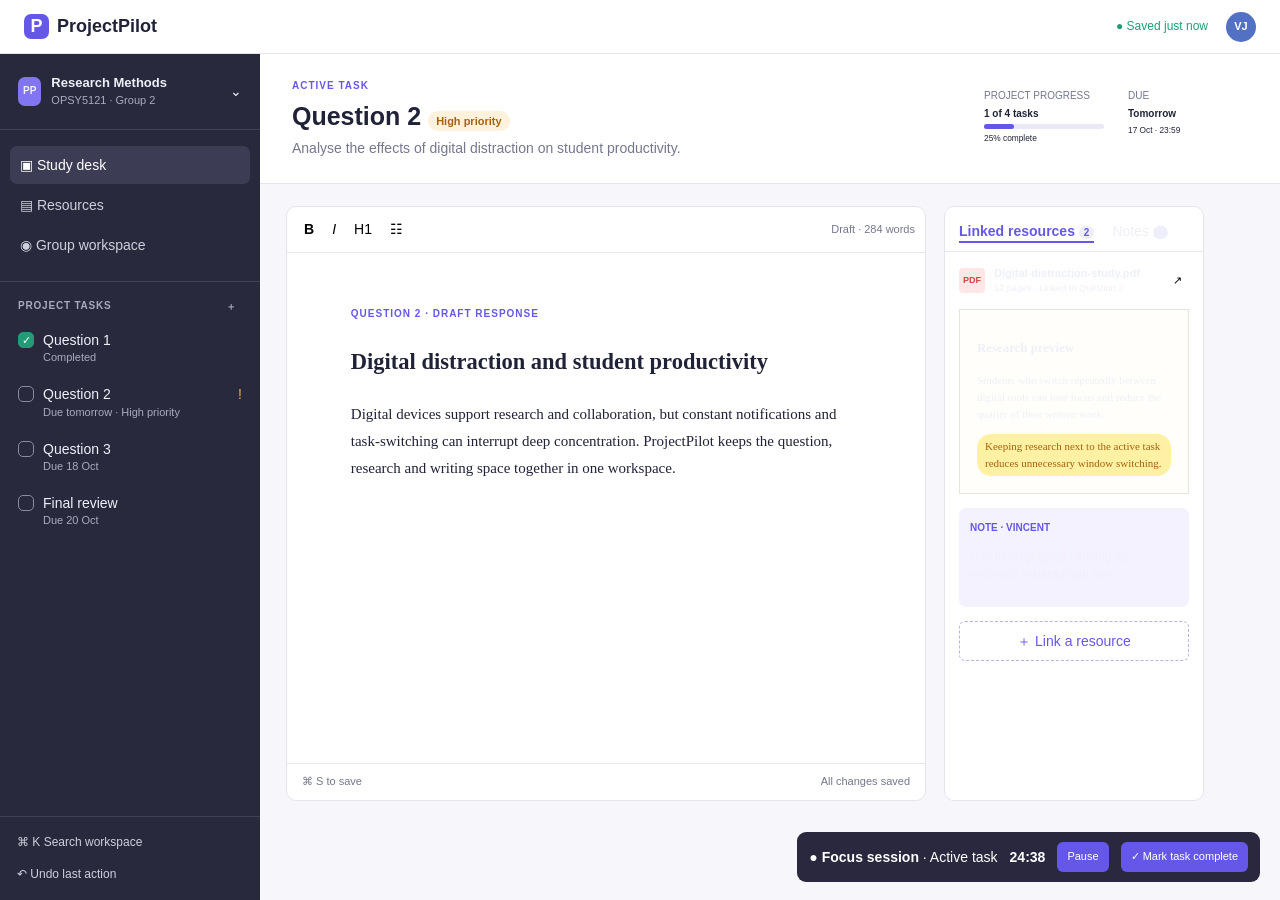
<file: index.html>
<!doctype html>
<html lang="en">
<head>
  <meta charset="utf-8">
  <meta name="viewport" content="width=device-width, initial-scale=1">
  <title>ProjectPilot</title>
  <link rel="stylesheet" href="styles.css">
</head>
<body>
  <header class="top">
    <a class="brand" href="index.html"><b>P</b>ProjectPilot</a>
    <span class="saved">● Saved just now</span>
    <button class="avatar">VJ</button>
  </header>

  <main>
    <aside>
      <a class="project" href="index.html">
        <b>PP</b>
        <span>Research Methods<small>OPSY5121 · Group 2</small></span>
        ⌄
      </a>

      <nav>
        <a class="active" href="index.html">▣ Study desk</a>
        <a href="services.html">▤ Resources</a>
        <a href="Users.html">◉ Group workspace</a>
      </nav>

      <section class="tasks">
        <p>PROJECT TASKS <button>＋</button></p>
        <a href="index.html?task=q1"><i class="done">✓</i><span>Question 1<small>Completed</small></span></a>
        <a href="index.html?task=q2"><i></i><span>Question 2<small>Due tomorrow · High priority</small></span><em>!</em></a>
        <a href="index.html?task=q3"><i></i><span>Question 3<small>Due 18 Oct</small></span></a>
        <a href="index.html?task=review"><i></i><span>Final review<small>Due 20 Oct</small></span></a>
      </section>

      <footer>
        <button>⌘ K Search workspace</button>
        <button>↶ Undo last action</button>
      </footer>
    </aside>

    <section class="workspace">
      <header class="workspace-header">
        <div>
          <p class="eyebrow">ACTIVE TASK</p>
          <h1 id="title">Question 2 <mark id="priority">High priority</mark></h1>
          <p id="description">Analyse the effects of digital distraction on student productivity.</p>
        </div>

        <div class="metrics">
          <span>PROJECT PROGRESS<b id="progress">1 of 4 tasks</b><i><u></u></i><small>25% complete</small></span>
          <span>DUE<b id="due">Tomorrow</b><small id="date">17 Oct · 23:59</small></span>
        </div>
      </header>

      <div class="desk">
        <article class="card editor">
          <div class="toolbar">
            <button><b>B</b></button>
            <button><i>I</i></button>
            <button>H1</button>
            <button>☷</button>
            <span>Draft · 284 words</span>
          </div>

          <div class="document" contenteditable="true">
            <p id="label">QUESTION 2 · DRAFT RESPONSE</p>
            <h2 id="heading">Digital distraction and student productivity</h2>
            <div id="text">
              Digital devices support research and collaboration, but constant notifications and task-switching can interrupt deep concentration. ProjectPilot keeps the question, research and writing space together in one workspace.
            </div>
          </div>

          <footer>⌘ S to save <span>All changes saved</span></footer>
        </article>

        <aside class="card resource-panel">
          <div class="tabs"><b>Linked resources <i>2</i></b><span>Notes <i>3</i></span></div>

          <section class="pdf">
            <header>
              <strong>PDF</strong>
              <span>
                <b id="pdf">Digital-distraction-study.pdf</b>
                <small id="pdf-info">12 pages · Linked to Question 2</small>
              </span>
              <button>↗</button>
            </header>

            <div class="paper">
              <h3>Research preview</h3>
              <p>Students who switch repeatedly between digital tools can lose focus and reduce the quality of their written work.</p>
              <mark>Keeping research next to the active task reduces unnecessary window switching.</mark>
            </div>
          </section>

          <section class="note">
            <b id="author">NOTE · VINCENT</b>
            <p id="note">Use the highlighted finding as evidence in paragraph two.</p>
          </section>

          <button class="link-button">＋ Link a resource</button>
        </aside>
      </div>

      <div class="timer">
        <span>● <b>Focus session</b> · Active task</span>
        <strong>24:38</strong>
        <button>Pause</button>
        <button class="primary">✓ Mark task complete</button>
      </div>
    </section>
  </main>

  <script>
    const tasks = {
      q1: {
        title: "Question 1", priority: "Completed",
        description: "Explain the ProjectPilot main workspace.",
        progress: "1 of 4 tasks", due: "Completed", date: "Submitted",
        label: "QUESTION 1 · COMPLETED RESPONSE",
        heading: "The ProjectPilot main workspace",
        text: "ProjectPilot gives students one digital study desk where they can plan tasks, read research, write answers and monitor progress without switching between multiple windows.",
        pdf: "Assignment-brief.docx",
        pdfInfo: "General instructions · Linked to Question 1",
        author: "NOTE · ETHAN",
        note: "Explain how the one-screen layout reduces distraction."
      },
      q2: {
        title: "Question 2", priority: "High priority",
        description: "Analyse the effects of digital distraction on student productivity.",
        progress: "1 of 4 tasks", due: "Tomorrow", date: "17 Oct · 23:59",
        label: "QUESTION 2 · DRAFT RESPONSE",
        heading: "Digital distraction and student productivity",
        text: "Digital devices support research and collaboration, but constant notifications and task-switching can interrupt deep concentration. ProjectPilot keeps the question, research and writing space together in one workspace.",
        pdf: "Digital-distraction-study.pdf",
        pdfInfo: "12 pages · Linked to Question 2",
        author: "NOTE · VINCENT",
        note: "Use the highlighted finding as evidence in paragraph two."
      },
      q3: {
        title: "Question 3", priority: "Medium priority",
        description: "Describe how users interact with ProjectPilot.",
        progress: "1 of 4 tasks", due: "18 October", date: "18 Oct · 23:59",
        label: "QUESTION 3 · DRAFT RESPONSE",
        heading: "How users interact with ProjectPilot",
        text: "Students select a task, type in the centre area and view linked notes and resources on the right. Search, task completion and the focus timer support productive work.",
        pdf: "Student-interaction-notes.pdf",
        pdfInfo: "8 pages · Linked to Question 3",
        author: "NOTE · MNQWENO",
        note: "Mention task dragging, search and the focus timer."
      },
      review: {
        title: "Final review", priority: "Not started",
        description: "Review all work before submission.",
        progress: "1 of 4 tasks", due: "20 October", date: "20 Oct · 23:59",
        label: "FINAL REVIEW · CHECKLIST",
        heading: "Final project review",
        text: "Check that all answers are complete, resources are linked, responsibilities are clear and every marking-rubric requirement is demonstrated.",
        pdf: "Marking-rubric.pdf",
        pdfInfo: "2 pages · Linked to Final Review",
        author: "NOTE · GROUP",
        note: "Confirm every group member has completed their role."
      }
    };

    const selected = new URLSearchParams(window.location.search).get("task") || "q2";
    const task = tasks[selected] || tasks.q2;

    document.getElementById("title").childNodes[0].nodeValue = task.title + " ";
    document.getElementById("priority").textContent = task.priority;
    document.getElementById("description").textContent = task.description;
    document.getElementById("progress").textContent = task.progress;
    document.getElementById("due").textContent = task.due;
    document.getElementById("date").textContent = task.date;
    document.getElementById("label").textContent = task.label;
    document.getElementById("heading").textContent = task.heading;
    document.getElementById("text").textContent = task.text;
    document.getElementById("pdf").textContent = task.pdf;
    document.getElementById("pdf-info").textContent = task.pdfInfo;
    document.getElementById("author").textContent = task.author;
    document.getElementById("note").textContent = task.note;
  </script>
</body>
</html>
</file>
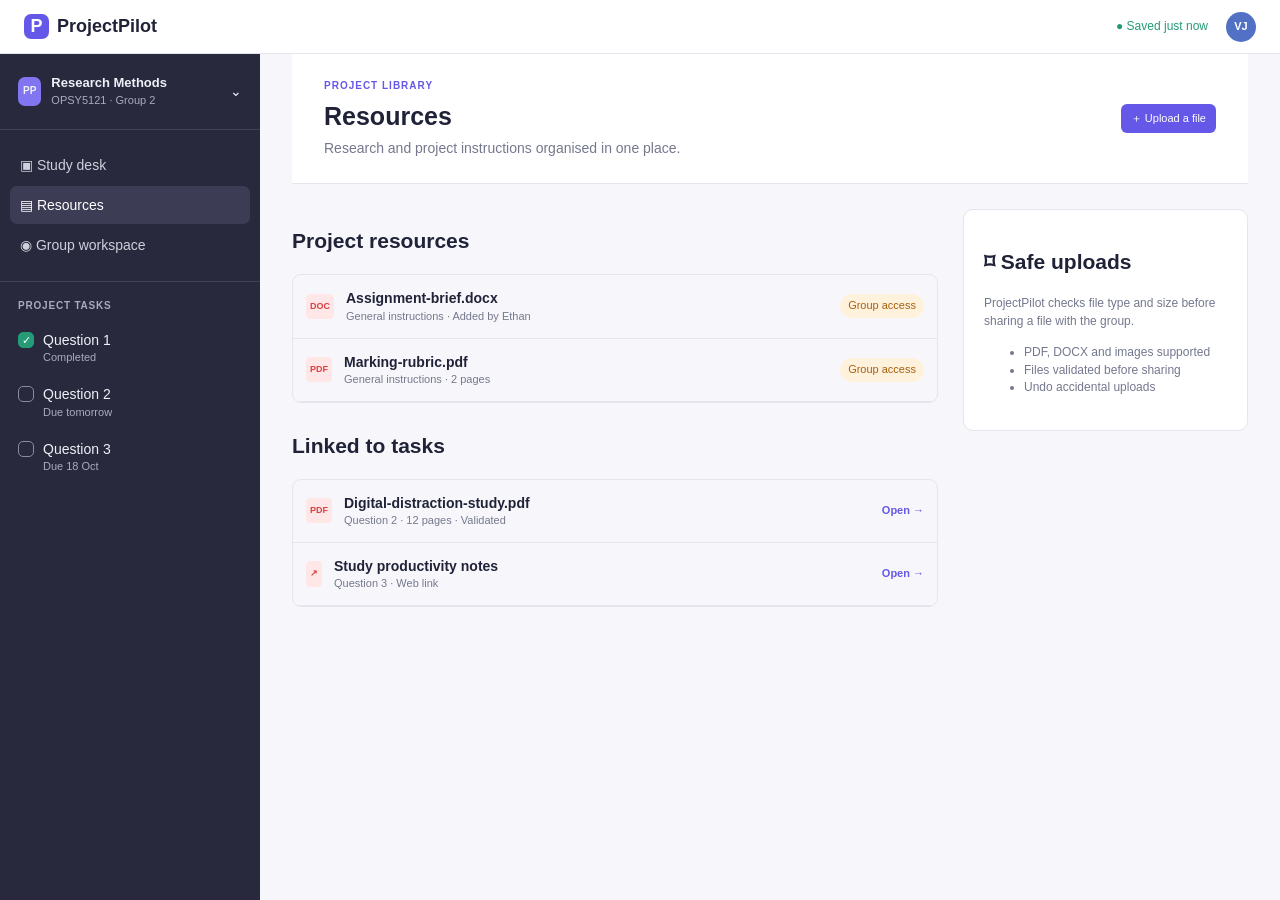
<file: services.html>
<!doctype html>
<html lang="en">
<head>
  <meta charset="utf-8">
  <meta name="viewport" content="width=device-width, initial-scale=1">
  <title>ProjectPilot | Resources</title>
  <link rel="stylesheet" href="styles.css">
</head>
<body>
  <header class="top">
    <a class="brand" href="index.html"><b>P</b>ProjectPilot</a>
    <span class="saved">● Saved just now</span>
    <button class="avatar">VJ</button>
  </header>

  <main>
    <aside>
      <a class="project" href="index.html"><b>PP</b><span>Research Methods<small>OPSY5121 · Group 2</small></span>⌄</a>

      <nav>
        <a href="index.html">▣ Study desk</a>
        <a class="active" href="services.html">▤ Resources</a>
        <a href="Users.html">◉ Group workspace</a>
      </nav>

      <section class="tasks">
        <p>PROJECT TASKS</p>
        <a href="index.html?task=q1"><i class="done">✓</i><span>Question 1<small>Completed</small></span></a>
        <a href="index.html?task=q2"><i></i><span>Question 2<small>Due tomorrow</small></span></a>
        <a href="index.html?task=q3"><i></i><span>Question 3<small>Due 18 Oct</small></span></a>
      </section>
    </aside>

    <section class="page">
      <header class="workspace-header">
        <div>
          <p class="eyebrow">PROJECT LIBRARY</p>
          <h1>Resources</h1>
          <p>Research and project instructions organised in one place.</p>
        </div>
        <button class="primary">＋ Upload a file</button>
      </header>

      <div class="resource-layout">
        <div>
          <h2>Project resources</h2>
          <div class="list">
            <article><b class="type doc">DOC</b><span><strong>Assignment-brief.docx</strong><small>General instructions · Added by Ethan</small></span><mark>Group access</mark></article>
            <article><b class="type">PDF</b><span><strong>Marking-rubric.pdf</strong><small>General instructions · 2 pages</small></span><mark>Group access</mark></article>
          </div>

          <h2>Linked to tasks</h2>
          <div class="list">
            <article><b class="type">PDF</b><span><strong>Digital-distraction-study.pdf</strong><small>Question 2 · 12 pages · Validated</small></span><a href="index.html?task=q2">Open →</a></article>
            <article><b class="type doc">↗</b><span><strong>Study productivity notes</strong><small>Question 3 · Web link</small></span><a href="index.html?task=q3">Open →</a></article>
          </div>
        </div>

        <section class="card safe">
          <h2>⌑ Safe uploads</h2>
          <p>ProjectPilot checks file type and size before sharing a file with the group.</p>
          <ul>
            <li>PDF, DOCX and images supported</li>
            <li>Files validated before sharing</li>
            <li>Undo accidental uploads</li>
          </ul>
        </section>
      </div>
    </section>
  </main>
</body>
</html>
</file>
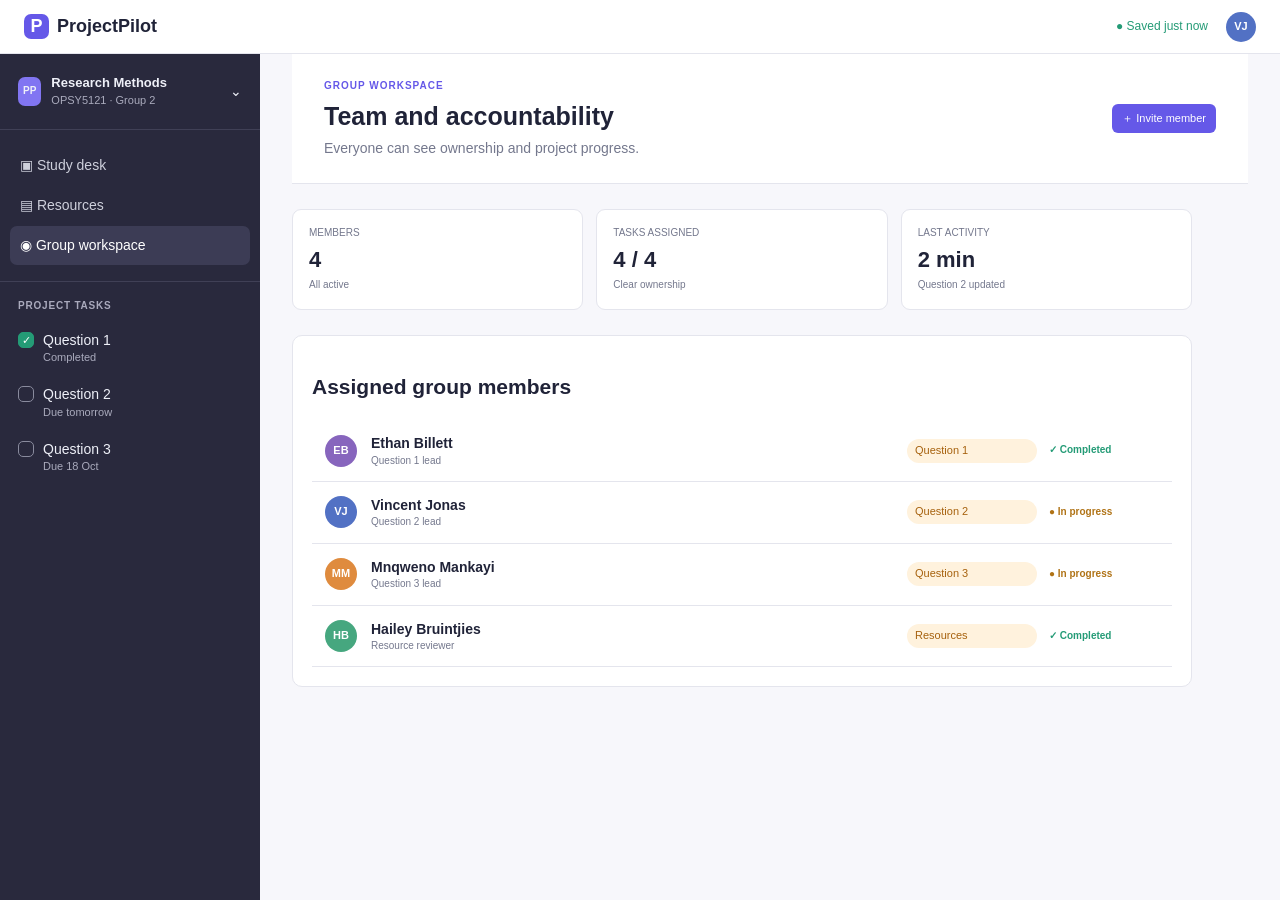
<file: Users.html>
<!doctype html>
<html lang="en">
<head>
  <meta charset="utf-8">
  <meta name="viewport" content="width=device-width, initial-scale=1">
  <title>ProjectPilot | Group Workspace</title>
  <link rel="stylesheet" href="styles.css">
</head>
<body>
  <header class="top">
    <a class="brand" href="index.html"><b>P</b>ProjectPilot</a>
    <span class="saved">● Saved just now</span>
    <button class="avatar">VJ</button>
  </header>

  <main>
    <aside>
      <a class="project" href="index.html"><b>PP</b><span>Research Methods<small>OPSY5121 · Group 2</small></span>⌄</a>

      <nav>
        <a href="index.html">▣ Study desk</a>
        <a href="services.html">▤ Resources</a>
        <a class="active" href="Users.html">◉ Group workspace</a>
      </nav>

      <section class="tasks">
        <p>PROJECT TASKS</p>
        <a href="index.html?task=q1"><i class="done">✓</i><span>Question 1<small>Completed</small></span></a>
        <a href="index.html?task=q2"><i></i><span>Question 2<small>Due tomorrow</small></span></a>
        <a href="index.html?task=q3"><i></i><span>Question 3<small>Due 18 Oct</small></span></a>
      </section>
    </aside>

    <section class="page">
      <header class="workspace-header">
        <div>
          <p class="eyebrow">GROUP WORKSPACE</p>
          <h1>Team and accountability</h1>
          <p>Everyone can see ownership and project progress.</p>
        </div>
        <button class="primary">＋ Invite member</button>
      </header>

      <div class="summary">
        <article><small>MEMBERS</small><b>4</b><span>All active</span></article>
        <article><small>TASKS ASSIGNED</small><b>4 / 4</b><span>Clear ownership</span></article>
        <article><small>LAST ACTIVITY</small><b>2 min</b><span>Question 2 updated</span></article>
      </div>

      <section class="card members">
        <h2>Assigned group members</h2>
        <article><i class="avatar one">EB</i><span><b>Ethan Billett</b><small>Question 1 lead</small></span><mark>Question 1</mark><em>✓ Completed</em></article>
        <article><i class="avatar two">VJ</i><span><b>Vincent Jonas</b><small>Question 2 lead</small></span><mark>Question 2</mark><em class="progress">● In progress</em></article>
        <article><i class="avatar three">MM</i><span><b>Mnqweno Mankayi</b><small>Question 3 lead</small></span><mark>Question 3</mark><em class="progress">● In progress</em></article>
        <article><i class="avatar four">HB</i><span><b>Hailey Bruintjies</b><small>Resource reviewer</small></span><mark>Resources</mark><em>✓ Completed</em></article>
      </section>
    </section>
  </main>
</body>
</html>
</file>
<file: styles.css>
:root {
  --ink: #202338;
  --muted: #74788d;
  --line: #e4e5ed;
  --violet: #6558e8;
  --side: #29293d;
  --soft: #f7f7fb;
  --green: #249b76;
}

* {
  box-sizing: border-box;
}

body {
  margin: 0;
  color: var(--ink);
  background: var(--soft);
  font: 14px/1.45 "Segoe UI", Arial, sans-serif;
}

a {
  color: inherit;
  text-decoration: none;
}

button {
  cursor: pointer;
  font: inherit;
}

.top {
  height: 54px;
  display: flex;
  align-items: center;
  gap: 18px;
  padding: 0 24px;
  background: white;
  border-bottom: 1px solid var(--line);
}

.brand {
  display: flex;
  align-items: center;
  gap: 8px;
  font-size: 18px;
  font-weight: 700;
}

.brand b {
  width: 25px;
  height: 25px;
  color: white;
  line-height: 25px;
  text-align: center;
  background: var(--violet);
  border-radius: 7px;
}

.saved {
  margin-left: auto;
  color: var(--green);
  font-size: 12px;
}

.avatar {
  width: 30px;
  height: 30px;
  color: white;
  background: #5271c4;
  border: 0;
  border-radius: 50%;
  font-size: 11px;
  font-weight: bold;
}

main {
  display: flex;
  min-height: calc(100vh - 54px);
}

aside {
  width: 260px;
  display: flex;
  flex-direction: column;
  color: #eef0f8;
  background: var(--side);
}

.project {
  display: flex;
  align-items: center;
  gap: 10px;
  padding: 20px 18px;
  border-bottom: 1px solid #404056;
}

.project > b {
  padding: 7px 5px;
  background: #8175f2;
  border-radius: 7px;
  font-size: 10px;
}

.project span {
  flex: 1;
  font-size: 13px;
  font-weight: bold;
}

.project small,
.tasks small {
  display: block;
  color: #aaabbd;
  font-size: 11px;
  font-weight: normal;
}

nav {
  padding: 14px 10px;
  border-bottom: 1px solid #404056;
}

nav a {
  display: block;
  margin: 2px 0;
  padding: 9px 10px;
  color: #ced0dc;
  border-radius: 7px;
}

nav a:hover,
nav .active,
.tasks a:hover {
  color: white;
  background: #3c3c55;
}

.tasks {
  flex: 1;
  padding: 17px 10px;
}

.tasks p {
  margin: 0 8px 8px;
  color: #aaaabd;
  font-size: 10px;
  font-weight: bold;
  letter-spacing: .08em;
}

.tasks p button {
  float: right;
  color: inherit;
  background: transparent;
  border: 0;
}

.tasks a {
  display: flex;
  align-items: flex-start;
  gap: 9px;
  padding: 9px 8px;
  border-radius: 7px;
}

.tasks i {
  width: 16px;
  height: 16px;
  flex: none;
  margin-top: 2px;
  border: 1px solid #898b9e;
  border-radius: 5px;
}

.tasks .done {
  color: white;
  text-align: center;
  background: var(--green);
  border-color: var(--green);
  font-size: 11px;
  font-style: normal;
}

.tasks em {
  margin-left: auto;
  color: #f0b049;
  font-style: normal;
}

aside footer {
  padding: 10px;
  border-top: 1px solid #404056;
}

aside footer button {
  display: block;
  width: 100%;
  padding: 7px;
  color: #ced0dc;
  text-align: left;
  background: transparent;
  border: 0;
  font-size: 12px;
}

.workspace,
.page {
  flex: 1;
  min-width: 0;
}

.page {
  padding: 0 32px 32px;
}

.workspace-header {
  display: flex;
  justify-content: space-between;
  align-items: center;
  gap: 20px;
  padding: 25px 32px;
  background: white;
  border-bottom: 1px solid var(--line);
}

.eyebrow {
  margin: 0;
  color: var(--violet);
  font-size: 10px;
  font-weight: bold;
  letter-spacing: .1em;
}

h1 {
  margin: 4px 0;
  font-size: 25px;
}

.workspace-header p:not(.eyebrow) {
  margin: 0;
  color: var(--muted);
}

mark {
  padding: 4px 8px;
  color: #a6610d;
  background: #fff2dd;
  border-radius: 14px;
  font-size: 11px;
}

.metrics {
  display: flex;
  gap: 24px;
  color: var(--muted);
  font-size: 10px;
}

.metrics span {
  min-width: 120px;
}

.metrics b,
.metrics small {
  display: block;
  margin: 3px 0;
  color: var(--ink);
}

.metrics i {
  display: block;
  height: 5px;
  background: #e9e8f6;
  border-radius: 5px;
}

.metrics u {
  display: block;
  width: 25%;
  height: 100%;
  background: var(--violet);
  border-radius: 5px;
}

.desk {
  display: grid;
  grid-template-columns: minmax(0, 1fr) 310px;
  gap: 18px;
  padding: 22px 26px 90px;
}

.card {
  background: white;
  border: 1px solid var(--line);
  border-radius: 10px;
}

.toolbar {
  display: flex;
  gap: 4px;
  align-items: center;
  height: 46px;
  padding: 0 10px;
  border-bottom: 1px solid var(--line);
}

.toolbar button,
.resource-panel button {
  padding: 5px 7px;
  background: transparent;
  border: 0;
}

.toolbar span {
  margin-left: auto;
  color: var(--muted);
  font-size: 11px;
}

.document {
  min-height: 510px;
  padding: 42px 10%;
  font-family: Georgia, serif;
  font-size: 15px;
  line-height: 1.8;
  outline: none;
}

.document > p {
  color: var(--violet);
  font-family: "Segoe UI", Arial, sans-serif;
  font-size: 10px;
  font-weight: bold;
  letter-spacing: .1em;
}

.editor footer {
  padding: 10px 15px;
  color: var(--muted);
  border-top: 1px solid var(--line);
  font-size: 11px;
}

.editor footer span {
  float: right;
}

.tabs {
  display: flex;
  gap: 18px;
  padding: 14px 14px 8px;
  border-bottom: 1px solid var(--line);
}

.tabs b {
  color: var(--violet);
  border-bottom: 2px solid var(--violet);
}

.tabs i {
  padding: 1px 5px;
  background: #eeeefa;
  border-radius: 10px;
  font-size: 10px;
  font-style: normal;
}

.pdf {
  padding: 14px;
}

.pdf header {
  display: flex;
  gap: 9px;
  align-items: center;
  font-size: 11px;
}

.pdf header > strong,
.type {
  padding: 6px 4px;
  color: #df4141;
  background: #ffe7e7;
  border-radius: 4px;
  font-size: 9px;
}

.pdf header span {
  flex: 1;
}

.pdf header span > * {
  display: block;
}

.paper {
  margin-top: 13px;
  padding: 17px;
  background: #fffefa;
  border: 1px solid #e9e5dd;
  font: 11px/1.55 Georgia, serif;
}

.paper mark {
  display: block;
  margin-top: 10px;
  background: #fff1a4;
}

.note {
  margin: 0 14px 14px;
  padding: 11px;
  background: #f5f2ff;
  border-radius: 7px;
  font-size: 12px;
}

.note b {
  color: var(--violet);
  font-size: 10px;
}

.link-button {
  width: calc(100% - 28px);
  margin: 0 14px 15px;
  padding: 9px !important;
  color: var(--violet);
  background: white !important;
  border: 1px dashed #b8b4dd !important;
  border-radius: 6px;
}

.timer {
  position: fixed;
  right: 20px;
  bottom: 18px;
  display: flex;
  gap: 12px;
  align-items: center;
  padding: 10px 12px;
  color: white;
  background: #29283e;
  border-radius: 9px;
}

.timer button,
.primary {
  padding: 7px 10px;
  color: white;
  background: var(--violet);
  border: 0;
  border-radius: 6px;
  font-size: 11px;
}

.resource-layout {
  display: grid;
  grid-template-columns: minmax(0, 1fr) 285px;
  gap: 25px;
  margin-top: 25px;
}

.list {
  overflow: hidden;
  margin-bottom: 28px;
  border: 1px solid var(--line);
  border-radius: 9px;
}

.list article,
.members article {
  display: flex;
  gap: 12px;
  align-items: center;
  padding: 13px;
  border-bottom: 1px solid var(--line);
}

.list span {
  flex: 1;
}

.list strong,
.list small {
  display: block;
}

.list small {
  color: var(--muted);
  font-size: 11px;
}

.list a {
  color: var(--violet);
  font-size: 11px;
  font-weight: bold;
}

.safe {
  align-self: start;
  padding: 20px;
}

.safe p,
.safe li {
  color: var(--muted);
  font-size: 12px;
}

.summary {
  display: grid;
  grid-template-columns: repeat(3, 1fr);
  gap: 13px;
  max-width: 900px;
  margin: 25px 0;
}

.summary article {
  padding: 16px;
  background: white;
  border: 1px solid var(--line);
  border-radius: 9px;
}

.summary small,
.summary span {
  display: block;
  color: var(--muted);
  font-size: 10px;
}

.summary b {
  display: block;
  margin: 3px 0;
  font-size: 22px;
}

.members {
  max-width: 900px;
  padding: 19px;
}

.members article {
  display: grid;
  grid-template-columns: 34px 1fr 130px 110px;
}

.members .avatar {
  display: grid;
  width: 32px;
  height: 32px;
  place-items: center;
  font-style: normal;
}

.one { background: #8765bd; }
.two { background: #5271c4; }
.three { background: #df8b3e; }
.four { background: #46a77f; }

.members span b,
.members span small {
  display: block;
}

.members span small {
  color: var(--muted);
  font-size: 10px;
}

.members em {
  color: var(--green);
  font-size: 10px;
  font-style: normal;
  font-weight: bold;
}

.members .progress {
  color: #b07316;
}

@media (max-width: 850px) {
  aside {
    width: 210px;
  }

  .desk,
  .resource-layout {
    grid-template-columns: 1fr;
  }

  .metrics {
    display: none;
  }
}

@media (max-width: 650px) {
  aside {
    display: none;
  }

  .page {
    padding: 0 15px 25px;
  }

  .workspace-header {
    padding: 18px;
  }

  .summary {
    grid-template-columns: 1fr;
  }
}
</file>
